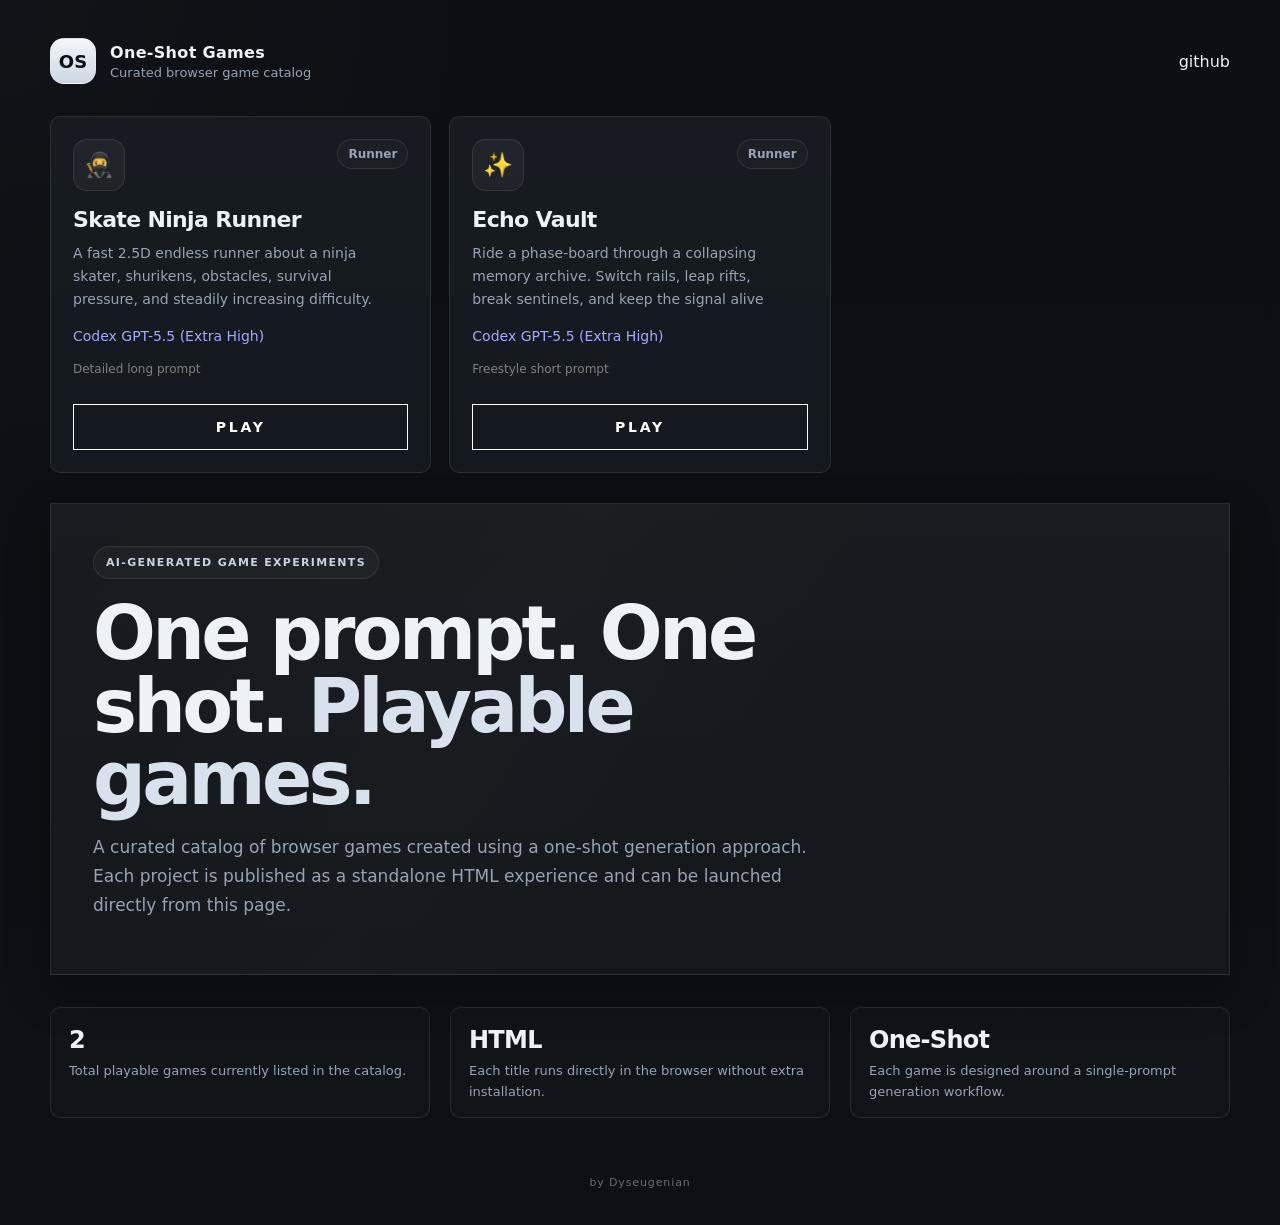
<file: index.html>
<!DOCTYPE html>
<html lang="en">

<head>
    <meta charset="UTF-8" />
    <meta name="viewport" content="width=device-width, initial-scale=1.0" />

    <title>One-Shot Games Catalog | AI-Generated Browser Games by Dyseugenian</title>

    <meta name="description"
        content="A curated catalog of experimental browser games created with a one-shot AI generation approach. Play small HTML games directly in your browser." />
    <meta name="keywords"
        content="one-shot games, AI generated games, browser games, HTML games, JavaScript games, indie games, web games, Dyseugenian" />
    <meta name="author" content="Dyseugenian" />
    <meta name="robots" content="index, follow" />
    <meta name="theme-color" content="#0b0e12" />

    <link rel="canonical" href="https://dyseugenian.github.io/one-shot-prompt-games/" />

    <meta property="og:type" content="website" />
    <meta property="og:title" content="One-Shot Games Catalog" />
    <meta property="og:description"
        content="A curated catalog of experimental browser games created with a one-shot AI generation approach." />
    <meta property="og:url" content="https://dyseugenian.github.io/one-shot-prompt-games/" />
    <meta property="og:site_name" content="One-Shot Games Catalog" />
    <meta property="og:image" content="https://dyseugenian.github.io/one-shot-prompt-games/preview.png" />

    <meta name="twitter:card" content="summary_large_image" />
    <meta name="twitter:title" content="One-Shot Games Catalog" />
    <meta name="twitter:description"
        content="Play experimental browser games created with a one-shot AI generation approach." />
    <meta name="twitter:image" content="https://dyseugenian.github.io/one-shot-prompt-games/preview.png" />

    <script type="application/ld+json">
  {
    "@context": "https://schema.org",
    "@type": "CollectionPage",
    "name": "One-Shot Games Catalog",
    "description": "A curated catalog of experimental browser games created with a one-shot AI generation approach.",
    "creator": {
      "@type": "Person",
      "name": "Dyseugenian"
    },
    "url": "https://dyseugenian.github.io/one-shot-prompt-games/",
    "hasPart": [
      {
        "@type": "VideoGame",
        "name": "Skate Ninja Runner",
        "description": "A fast 2.5D endless runner about a ninja skater, shurikens, obstacles, and survival.",
        "url": "https://dyseugenian.github.io/one-shot-prompt-games/games/skate-ninja-runner/",
        "gamePlatform": "Web browser",
        "applicationCategory": "Game"
      },
       {
        "@type": "VideoGame",
        "name": "Echo Vault",
        "description": "Ride a phase-board through a collapsing memory archive. Switch rails, leap rifts, break sentinels, and keep the signal alive",
        "url": "https://dyseugenian.github.io/one-shot-prompt-games/games/echo-vault/",
        "gamePlatform": "Web browser",
        "applicationCategory": "Game"
      }
    ]
  }
  </script>

    <style>
        :root {
            --bg: #0b0e12;
            --bg-elevated: #11161c;
            --bg-soft: #161c23;
            --bg-input: #10151b;
            --panel: rgba(255, 255, 255, 0.03);
            --panel-hover: rgba(255, 255, 255, 0.045);
            --border: rgba(255, 255, 255, 0.09);
            --border-strong: rgba(255, 255, 255, 0.14);
            --text: #edf2f7;
            --muted: #97a3b3;
            --muted-2: #748091;
            --accent: #c9d3df;
            --accent-dark: #8f9caf;
            --button-text: #0b0e12;
            --shadow: rgba(0, 0, 0, 0.28);
            --radius-lg: 24px;
            --radius-md: 16px;
            --radius-sm: 12px;
            --max-width: 1180px;
        }

        * {
            box-sizing: border-box;
            margin: 0;
            padding: 0;
        }

        html {
            scroll-behavior: smooth;
        }

        body {
            min-height: 100vh;
            font-family: Inter, ui-sans-serif, system-ui, -apple-system, BlinkMacSystemFont, "Segoe UI", sans-serif;
            color: var(--text);
            background:
                radial-gradient(circle at top left, rgba(255, 255, 255, 0.025), transparent 28%),
                linear-gradient(180deg, #0b0e12 0%, #0d1116 100%);
            overflow-x: hidden;
        }

        body::before {
            content: "";
            position: fixed;
            inset: 0;
            pointer-events: none;
            background-image:
                linear-gradient(rgba(255, 255, 255, 0.025) 1px, transparent 1px),
                linear-gradient(90deg, rgba(255, 255, 255, 0.025) 1px, transparent 1px);
            background-size: 40px 40px;
            mask-image: linear-gradient(to bottom, rgba(0, 0, 0, 0.35), transparent 80%);
            opacity: 0.45;
        }

        a {
            color: inherit;
        }

        .page {
            width: min(var(--max-width), calc(100% - 36px));
            margin: 0 auto;
            padding: 28px 0 28px;
        }

        .skip-link {
            position: absolute;
            left: -9999px;
            top: 16px;
            background: #ffffff;
            color: #0b0e12;
            padding: 10px 14px;
            border-radius: 10px;
            font-weight: 700;
            z-index: 100;
        }

        .skip-link:focus {
            left: 16px;
        }

        header.site-header {
            display: flex;
            justify-content: space-between;
            align-items: center;
            gap: 24px;
            margin-bottom: 32px;
            padding: 10px 0 0;
        }

        .brand {
            display: flex;
            align-items: center;
            gap: 14px;
        }

        .logo {
            width: 46px;
            height: 46px;
            border-radius: 14px;
            background: linear-gradient(180deg, #f3f6fa 0%, #ccd6e2 100%);
            color: #0b0e12;
            display: grid;
            place-items: center;
            font-size: 18px;
            font-weight: 900;
            border: 1px solid rgba(255, 255, 255, 0.2);
        }

        .brand-text strong {
            display: block;
            font-size: 16px;
            font-weight: 700;
            letter-spacing: 0.02em;
        }

        .brand-text span {
            display: block;
            color: var(--muted);
            font-size: 13px;
            margin-top: 3px;
        }

        .header-actions {
            display: flex;
            align-items: center;
            gap: 12px;
        }

        .nav-button {
            text-decoration: none;
            color: var(--text);
            border: 1px solid var(--border);
            background: rgba(255, 255, 255, 0.025);
            padding: 10px 14px;
            border-radius: 999px;
            font-size: 14px;
            transition: background 0.2s ease, border-color 0.2s ease, transform 0.2s ease;
        }

        .nav-button:hover {
            background: rgba(255, 255, 255, 0.05);
            border-color: var(--border-strong);
            transform: translateY(-1px);
        }

        .hero {
            position: relative;
            overflow: hidden;
            border: 1px solid var(--border);
            background:
                linear-gradient(180deg, rgba(255, 255, 255, 0.035), rgba(255, 255, 255, 0.015)),
                rgba(255, 255, 255, 0.015);
            box-shadow: 0 18px 40px var(--shadow);
            padding: 42px;
            padding-bottom: 55px;
            margin-bottom: 32px;
        }

        .hero::after {
            content: "";
            position: absolute;
            inset: 0;
            pointer-events: none;
            background:
                linear-gradient(120deg, transparent 0%, rgba(255, 255, 255, 0.015) 38%, transparent 60%);
            opacity: 0.8;
        }

        .eyebrow {
            display: inline-flex;
            align-items: center;
            gap: 8px;
            border: 1px solid var(--border);
            background: rgba(255, 255, 255, 0.03);
            color: var(--accent);
            font-size: 11px;
            font-weight: 700;
            letter-spacing: 0.12em;
            text-transform: uppercase;
            padding: 9px 12px;
            border-radius: 999px;
            margin-bottom: 18px;
        }

        .hero h1 {
            max-width: 840px;
            font-size: clamp(38px, 6vw, 74px);
            line-height: 0.98;
            letter-spacing: -0.05em;
            margin-bottom: 18px;
            position: relative;
            z-index: 1;
        }

        .hero .highlight {
            color: #d9e2ec;
        }

        .hero p {
            position: relative;
            z-index: 1;
            max-width: 750px;
            color: var(--muted);
            font-size: 17px;
            line-height: 1.7;
        }

        .hero-meta {
            margin-top: 26px;
            display: flex;
            flex-wrap: wrap;
            gap: 10px;
            position: relative;
            z-index: 1;
        }

        .meta-pill {
            border: 1px solid var(--border);
            background: rgba(255, 255, 255, 0.025);
            color: var(--muted);
            font-size: 13px;
            padding: 10px 12px;
            border-radius: 999px;
        }

        .stats {
            display: grid;
            grid-template-columns: repeat(3, 1fr);
            gap: 20px;
            margin: 0 0 34px;
        }

        .stat {
            border: 1px solid var(--border);
            border-radius: 10px;
            background: rgba(255, 255, 255, 0.02);
            padding: 18px 18px 16px;
        }

        .stat strong {
            display: block;
            font-size: 24px;
            font-weight: 700;
            margin-bottom: 6px;
            letter-spacing: -0.03em;
        }

        .stat span {
            color: var(--muted);
            font-size: 13px;
            line-height: 1.5;
        }

        .section-block {
            border: 1px solid var(--border);
            background: rgba(255, 255, 255, 0.015);
            padding: 24px;
        }

        .section-title {
            display: flex;
            justify-content: space-between;
            align-items: end;
            gap: 20px;
            margin-bottom: 18px;
        }

        .section-title h2 {
            font-size: 28px;
            letter-spacing: -0.03em;
            margin-bottom: 6px;
        }

        .section-title p {
            color: var(--muted);
            font-size: 14px;
            line-height: 1.6;
        }

        .toolbar {
            margin-bottom: 20px;
        }

        .search-wrap {
            position: relative;
        }

        .search-wrap::before {
            content: "⌕";
            position: absolute;
            left: 15px;
            top: 50%;
            transform: translateY(-50%);
            color: var(--muted-2);
            font-size: 16px;
            pointer-events: none;
        }

        .search {
            width: 100%;
            border: 1px solid var(--border);
            outline: none;
            background: var(--bg-input);
            color: var(--text);
            padding: 14px 16px 14px 42px;
            border-radius: 14px;
            font-size: 15px;
            transition: border-color 0.2s ease, background 0.2s ease;
        }

        .search:focus {
            border-color: rgba(255, 255, 255, 0.18);
            background: #121820;
        }

        .search::placeholder {
            color: #6f7b8a;
        }

        .grid {
            display: grid;
            grid-template-columns: repeat(3, minmax(0, 1fr));
            gap: 18px;
        }

        .game-card {
            position: relative;
            min-height: 280px;
            display: flex;
            flex-direction: column;
            justify-content: space-between;
            border: 1px solid var(--border);
            border-radius: 10px;
            background:
                linear-gradient(180deg, rgba(255, 255, 255, 0.025), rgba(255, 255, 255, 0.01)),
                var(--bg-elevated);
            padding: 22px;
            transition: transform 0.2s ease, border-color 0.2s ease, background 0.2s ease;
        }

        .game-card .model {
            color: #a4a8ff;
            padding-top: 14px;
        }

        .game-card:hover {
            border-color: rgba(255, 255, 255, 0.16);
            background:
                linear-gradient(180deg, rgba(255, 255, 255, 0.03), rgba(255, 255, 255, 0.012)),
                #141a21;
        }

        .game-content,
        .game-actions {
            position: relative;
            z-index: 1;
        }

        .game-top {
            display: flex;
            align-items: flex-start;
            justify-content: space-between;
            gap: 14px;
            margin-bottom: 16px;
        }

        .game-icon {
            width: 52px;
            height: 52px;
            display: grid;
            place-items: center;
            border-radius: 14px;
            background: rgba(255, 255, 255, 0.045);
            border: 1px solid var(--border);
            font-size: 24px;
            flex-shrink: 0;
        }

        .tag {
            display: inline-flex;
            align-items: center;
            padding: 7px 10px;
            border-radius: 999px;
            border: 1px solid var(--border);
            background: rgba(255, 255, 255, 0.025);
            color: var(--muted);
            font-size: 12px;
            font-weight: 600;
            white-space: nowrap;
        }

        .game-card h3 {
            font-size: 22px;
            font-weight: 700;
            letter-spacing: -0.03em;
            margin-bottom: 10px;
        }

        .game-card p {
            color: var(--muted);
            font-size: 14px;
            line-height: 1.65;
            max-width: 96%;
        }

        .game-actions {
            margin-top: 24px;
        }

        .play-button {
            display: inline-flex;
            align-items: center;
            justify-content: center;
            width: 100%;
            min-height: 46px;
            text-decoration: none;
            color: white;
            border: 1px solid white;
            font-weight: 700;
            font-size: 14px;
            text-transform: uppercase;
            letter-spacing: 0.2em;
            transition: all 0.2s ease
        }

        .play-button:hover {
            letter-spacing: 0.35em;
            filter: brightness(1.02);
            text-shadow: 0 0 10px white;
        }

        #gamesGrid {
            margin-bottom: 30px;
        }

        .prompt-size{
            font-size: 12px !important;
            padding-top: 12px;
            color: gray !important;
        }

        .empty {
            display: none;
            color: var(--muted);
            border: 1px dashed var(--border);
            border-radius: 18px;
            padding: 22px;
            text-align: center;
            margin-top: 14px;
            background: rgba(255, 255, 255, 0.01);
        }

        .github-link{
            text-decoration: none;
        }

        footer {
            text-align: center;
            color: rgba(255, 255, 255, 0.38);
            font-size: 11px;
            letter-spacing: 0.08em;
            padding: 24px 0 8px;
        }

        @media (max-width: 980px) {
            .grid {
                grid-template-columns: repeat(2, minmax(0, 1fr));
            }

            .stats {
                grid-template-columns: 1fr;
            }
        }

        @media (max-width: 760px) {
            .page {
                width: min(var(--max-width), calc(100% - 20px));
            }

            header.site-header {
                flex-direction: column;
                align-items: flex-start;
            }

            .hero {
                padding: 28px;
            }

            .section-block {
                padding: 18px;
            }

            .grid {
                grid-template-columns: 1fr;
            }

            .section-title {
                flex-direction: column;
                align-items: flex-start;
            }
        }
    </style>
</head>

<body>
    <a class="skip-link" href="#games">Skip to games</a>

    <main class="page">
        <header class="site-header">
            <div class="brand" aria-label="One-Shot Games Catalog">
                <div class="logo" aria-hidden="true">OS</div>
                <div class="brand-text">
                    <strong>One-Shot Games</strong>
                    <span>Curated browser game catalog</span>
                </div>
            </div>

            <a class="github-link" href="https://github.com/Dyseugenian/one-shot-prompt-games" target="_blank" rel="noopener noreferrer">github</a>
        </header>

        <div id="gamesGrid" class="grid">
            <article class="game-card" data-title="Skate Ninja Runner"
                data-description="A fast 2.5D endless runner about a ninja skater, shurikens, obstacles, and survival."
                data-genre="Runner">
                <div class="game-content">
                    <div class="game-top">
                        <div class="game-icon" aria-hidden="true">🥷</div>
                        <span class="tag">Runner</span>
                    </div>

                    <h3>Skate Ninja Runner</h3>
                    <p>
                        A fast 2.5D endless runner about a ninja skater, shurikens,
                        obstacles, survival pressure, and steadily increasing difficulty.
                    </p>
                    <p class="model">Codex GPT-5.5 (Extra High)</p>
                    <p class="prompt-size">Detailed long prompt</p>
                </div>

                <div class="game-actions">
                    <a class="play-button" href="./games/skate-ninja-runner/">
                        Play
                    </a>
                </div>
            </article>
             <article class="game-card" data-title="Echo Vault"
                data-description="sci-fi runner"
                data-genre="Runner">
                <div class="game-content">
                    <div class="game-top">
                        <div class="game-icon" aria-hidden="true">✨</div>
                        <span class="tag">Runner</span>
                    </div>

                    <h3>Echo Vault</h3>
                    <p>Ride a phase-board through a collapsing memory archive. Switch rails, leap rifts, break sentinels, and keep the signal alive</p>
                    <p class="model">Codex GPT-5.5 (Extra High)</p>
                    <p class="prompt-size">Freestyle short prompt</p>
                </div>

                <div class="game-actions">
                    <a class="play-button" href="./games/echo-vault/">
                        Play
                    </a>
                </div>
            </article>
        </div>

        <div id="emptyMessage" class="empty">No games found.</div>

        <section class="hero" aria-labelledby="page-title">
            <div class="eyebrow">AI-generated game experiments</div>
            <h1 id="page-title">
                One prompt. One shot.
                <span class="highlight">Playable games.</span>
            </h1>
            <p>
                A curated catalog of browser games created using a one-shot generation approach.
                Each project is published as a standalone HTML experience and can be launched directly from this page.
            </p>
        </section>

        <section class="stats" aria-label="Catalog statistics">
            <div class="stat">
                <strong id="gamesCount">1</strong>
                <span>Total playable games currently listed in the catalog.</span>
            </div>
            <div class="stat">
                <strong>HTML</strong>
                <span>Each title runs directly in the browser without extra installation.</span>
            </div>
            <div class="stat">
                <strong>One-Shot</strong>
                <span>Each game is designed around a single-prompt generation workflow.</span>
            </div>
        </section>

        <footer>
            by Dyseugenian
        </footer>
    </main>

    <script>
        const searchInput = document.getElementById("searchInput");
        const cards = Array.from(document.querySelectorAll(".game-card"));
        const emptyMessage = document.getElementById("emptyMessage");
        const gamesCount = document.getElementById("gamesCount");

        gamesCount.textContent = cards.length;

        function normalize(value) {
            return String(value || "").trim().toLowerCase();
        }

        function filterGames() {
            const query = normalize(searchInput.value);
            let visibleCount = 0;

            cards.forEach((card) => {
                const searchableText = [
                    card.dataset.title,
                    card.dataset.description,
                    card.dataset.genre
                ].map(normalize).join(" ");

                const isVisible = searchableText.includes(query);
                card.style.display = isVisible ? "" : "none";

                if (isVisible) visibleCount++;
            });

            emptyMessage.style.display = visibleCount ? "none" : "block";
        }

        searchInput.addEventListener("input", filterGames);
    </script>
</body>

</html>
</file>
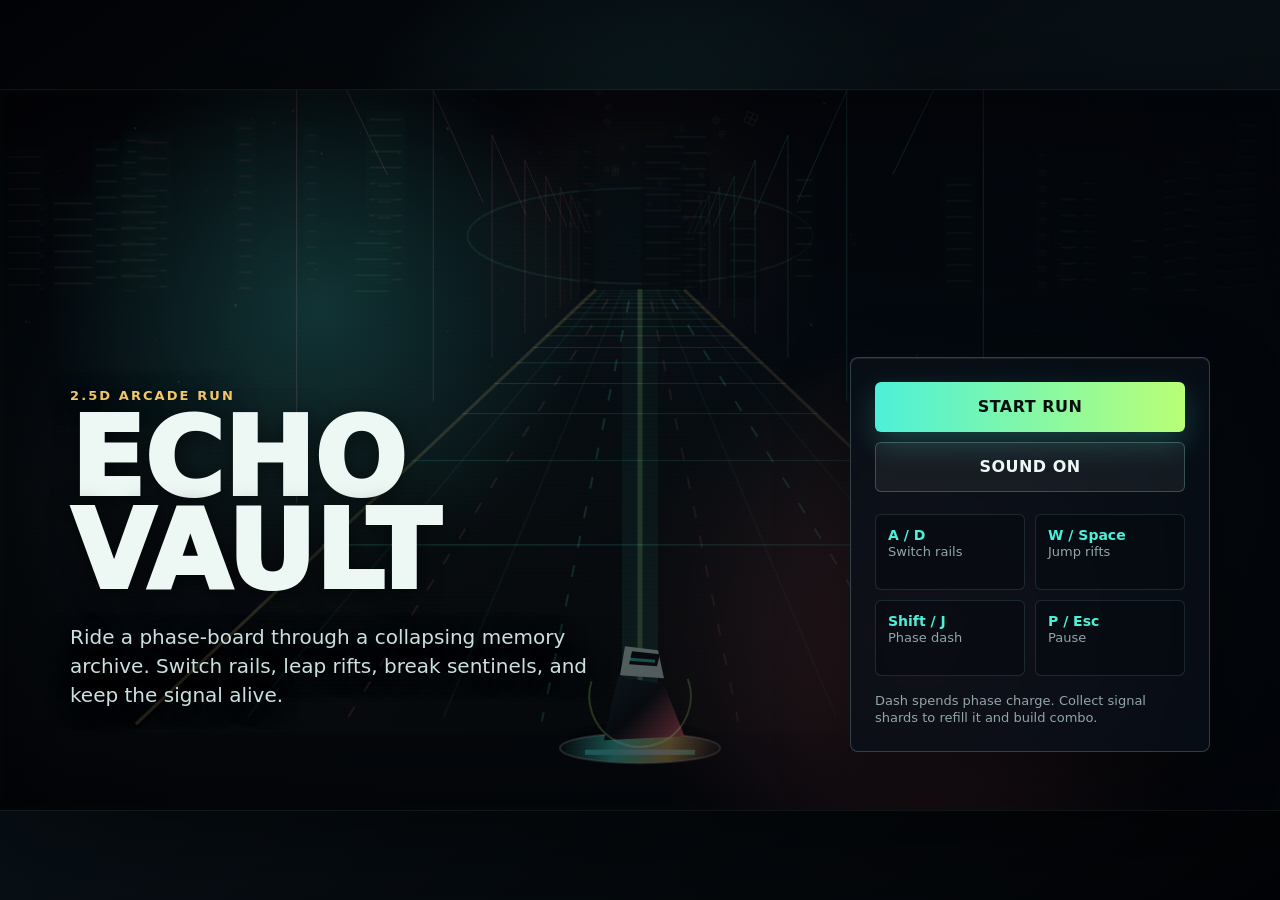
<file: games/echo-vault/index.html>
<!DOCTYPE html>
<html lang="en">
<head>
  <meta charset="UTF-8">
  <meta name="viewport" content="width=device-width, initial-scale=1.0">
  <title>Echo Vault: Signal Rider</title>
  <link rel="stylesheet" href="styles.css">
</head>
<body>
  <main id="gameFrame" aria-label="Echo Vault game">
    <canvas id="gameCanvas" width="1280" height="720"></canvas>

    <section id="hud" class="hud hidden" aria-label="Run status">
      <div class="hud-row top">
        <div class="brand-pill">ECHO VAULT</div>
        <div class="meter-block">
          <span>Phase</span>
          <div class="meter"><i id="chargeFill"></i></div>
        </div>
        <div class="integrity" id="integrityPips" aria-label="Integrity"></div>
      </div>
      <div class="hud-row bottom">
        <div><span>Score</span><strong id="scoreText">0</strong></div>
        <div><span>Combo</span><strong id="comboText">x1</strong></div>
        <div><span>Shards</span><strong id="shardsText">0</strong></div>
        <div><span>Speed</span><strong id="speedText">0</strong></div>
        <div><span>Threat</span><strong id="threatText">1.0x</strong></div>
      </div>
      <div id="statusBanner" class="status-banner"></div>
    </section>

    <section id="menuScreen" class="screen menu-screen">
      <div class="menu-copy">
        <p class="eyebrow">2.5D arcade run</p>
        <h1>ECHO VAULT</h1>
        <p class="subtitle">Ride a phase-board through a collapsing memory archive. Switch rails, leap rifts, break sentinels, and keep the signal alive.</p>
      </div>
      <div class="menu-panel">
        <button id="startBtn" class="primary-btn">Start Run</button>
        <button id="muteBtn" class="ghost-btn">Sound On</button>
        <div class="controls-grid">
          <div><b>A / D</b><span>Switch rails</span></div>
          <div><b>W / Space</b><span>Jump rifts</span></div>
          <div><b>Shift / J</b><span>Phase dash</span></div>
          <div><b>P / Esc</b><span>Pause</span></div>
        </div>
        <p class="menu-note">Dash spends phase charge. Collect signal shards to refill it and build combo.</p>
      </div>
    </section>

    <section id="pauseScreen" class="screen modal-screen hidden">
      <div class="dialog">
        <p class="eyebrow">Run suspended</p>
        <h2>PAUSED</h2>
        <button id="resumeBtn" class="primary-btn">Resume</button>
        <button id="restartPauseBtn" class="ghost-btn">Restart Run</button>
        <button id="menuPauseBtn" class="ghost-btn">Main Menu</button>
      </div>
    </section>

    <section id="gameOverScreen" class="screen modal-screen hidden">
      <div class="dialog wide">
        <p class="eyebrow">Signal lost</p>
        <h2>RUN COMPLETE</h2>
        <div class="results">
          <div><span>Score</span><strong id="finalScore">0</strong></div>
          <div><span>Best</span><strong id="bestScore">0</strong></div>
          <div><span>Distance</span><strong id="finalDistance">0m</strong></div>
          <div><span>Max Combo</span><strong id="finalCombo">x1</strong></div>
        </div>
        <button id="restartBtn" class="primary-btn">Run Again</button>
        <button id="menuBtn" class="ghost-btn">Main Menu</button>
      </div>
    </section>

    <div id="toast" class="toast hidden"></div>
  </main>

  <script src="game.js"></script>
</body>
</html>
</file>
<file: games/echo-vault/styles.css>
:root {
  color-scheme: dark;
  --ink: #06080d;
  --panel: rgba(9, 16, 25, 0.78);
  --panel-strong: rgba(12, 23, 34, 0.93);
  --line: rgba(154, 228, 220, 0.26);
  --text: #edf8f5;
  --muted: #91a8a7;
  --teal: #4df0d8;
  --amber: #f7c969;
  --coral: #ff6d7a;
  --lime: #b9ff76;
}

* {
  box-sizing: border-box;
}

html,
body {
  width: 100%;
  height: 100%;
  margin: 0;
  overflow: hidden;
  background:
    radial-gradient(circle at 50% 24%, rgba(48, 126, 129, 0.2), transparent 34%),
    linear-gradient(145deg, #020306 0%, #081016 48%, #020306 100%);
  font-family: Inter, ui-sans-serif, system-ui, -apple-system, BlinkMacSystemFont, "Segoe UI", sans-serif;
  color: var(--text);
}

button {
  font: inherit;
}

#gameFrame {
  position: fixed;
  inset: 0;
  width: min(100vw, calc(100vh * 16 / 9));
  height: min(100vh, calc(100vw * 9 / 16));
  margin: auto;
  aspect-ratio: 16 / 9;
  overflow: hidden;
  background: #05070b;
  box-shadow: 0 0 0 1px rgba(255, 255, 255, 0.06), 0 28px 120px rgba(0, 0, 0, 0.55);
  isolation: isolate;
}

#gameCanvas {
  display: block;
  width: 100%;
  height: 100%;
  background: #05070b;
}

#gameFrame::before,
#gameFrame::after {
  content: "";
  position: absolute;
  inset: 0;
  pointer-events: none;
  z-index: 4;
}

#gameFrame::before {
  background:
    linear-gradient(rgba(255, 255, 255, 0.025) 50%, rgba(0, 0, 0, 0.04) 50%) 0 0 / 100% 4px,
    radial-gradient(circle at center, transparent 58%, rgba(0, 0, 0, 0.42) 100%);
  mix-blend-mode: soft-light;
}

#gameFrame::after {
  box-shadow: inset 0 0 96px rgba(0, 0, 0, 0.78), inset 0 0 10px rgba(77, 240, 216, 0.08);
}

.hidden {
  display: none !important;
}

.screen {
  position: absolute;
  inset: 0;
  z-index: 6;
  display: flex;
  align-items: center;
  justify-content: center;
  gap: 44px;
  padding: 58px 70px;
  background:
    radial-gradient(circle at 25% 30%, rgba(77, 240, 216, 0.18), transparent 25%),
    radial-gradient(circle at 72% 76%, rgba(255, 109, 122, 0.15), transparent 28%),
    linear-gradient(110deg, rgba(2, 3, 6, 0.38), rgba(2, 5, 10, 0.86));
}

.menu-screen {
  align-items: flex-end;
  justify-content: space-between;
}

.menu-copy {
  width: 55%;
  max-width: 650px;
  padding-bottom: 42px;
  text-shadow: 0 4px 24px rgba(0, 0, 0, 0.55);
}

.eyebrow {
  margin: 0 0 10px;
  color: var(--amber);
  font-size: 13px;
  font-weight: 800;
  letter-spacing: 0.16em;
  text-transform: uppercase;
}

h1,
h2 {
  margin: 0;
  font-weight: 950;
  line-height: 0.86;
  letter-spacing: 0;
}

h1 {
  max-width: 640px;
  font-size: 108px;
}

h2 {
  font-size: 64px;
}

.subtitle {
  width: min(560px, 100%);
  margin: 24px 0 0;
  color: #cce1df;
  font-size: 20px;
  line-height: 1.45;
}

.menu-panel,
.dialog {
  width: 360px;
  border: 1px solid rgba(160, 234, 226, 0.24);
  border-radius: 8px;
  padding: 24px;
  background: var(--panel);
  box-shadow: 0 24px 70px rgba(0, 0, 0, 0.45), inset 0 1px 0 rgba(255, 255, 255, 0.08);
  backdrop-filter: blur(16px);
}

.dialog {
  text-align: center;
  background: var(--panel-strong);
}

.dialog.wide {
  width: 520px;
}

.primary-btn,
.ghost-btn {
  width: 100%;
  min-height: 50px;
  border: 0;
  border-radius: 6px;
  padding: 0 18px;
  color: #04100f;
  font-weight: 900;
  letter-spacing: 0.03em;
  text-transform: uppercase;
  cursor: pointer;
  transition: transform 130ms ease, filter 130ms ease, border-color 130ms ease, background 130ms ease;
}

.primary-btn {
  background: linear-gradient(90deg, var(--teal), var(--lime));
  box-shadow: 0 12px 30px rgba(77, 240, 216, 0.22);
}

.ghost-btn {
  margin-top: 10px;
  border: 1px solid rgba(160, 234, 226, 0.26);
  color: var(--text);
  background: rgba(255, 255, 255, 0.055);
}

.primary-btn:hover,
.ghost-btn:hover,
.primary-btn:focus-visible,
.ghost-btn:focus-visible {
  transform: translateY(-1px);
  filter: brightness(1.08);
  outline: none;
}

.controls-grid {
  display: grid;
  grid-template-columns: 1fr 1fr;
  gap: 10px;
  margin-top: 22px;
}

.controls-grid div,
.results div,
.hud-row.bottom div {
  border: 1px solid rgba(154, 228, 220, 0.14);
  border-radius: 6px;
  background: rgba(4, 10, 15, 0.52);
}

.controls-grid div {
  min-height: 76px;
  padding: 12px;
}

.controls-grid b,
.controls-grid span,
.results span,
.results strong,
.hud span,
.hud strong {
  display: block;
}

.controls-grid b {
  color: var(--teal);
  font-size: 14px;
}

.controls-grid span,
.menu-note {
  color: var(--muted);
  font-size: 13px;
  line-height: 1.35;
}

.menu-note {
  margin: 16px 0 0;
}

.hud {
  position: absolute;
  inset: 0;
  z-index: 5;
  pointer-events: none;
  padding: 22px 28px;
}

.hud-row {
  display: flex;
  align-items: center;
  justify-content: space-between;
  gap: 14px;
}

.hud-row.top {
  align-items: flex-start;
}

.hud-row.bottom {
  position: absolute;
  left: 28px;
  right: 28px;
  bottom: 22px;
}

.brand-pill,
.meter-block,
.integrity {
  border: 1px solid rgba(154, 228, 220, 0.18);
  border-radius: 6px;
  background: rgba(3, 8, 13, 0.54);
  box-shadow: inset 0 1px 0 rgba(255, 255, 255, 0.06);
}

.brand-pill {
  padding: 10px 14px;
  color: var(--teal);
  font-size: 13px;
  font-weight: 950;
  letter-spacing: 0.13em;
}

.meter-block {
  width: 230px;
  padding: 8px 10px 10px;
}

.meter-block span {
  margin-bottom: 5px;
  color: var(--muted);
  font-size: 11px;
  font-weight: 800;
  text-transform: uppercase;
}

.meter {
  height: 9px;
  overflow: hidden;
  border-radius: 999px;
  background: rgba(255, 255, 255, 0.1);
}

.meter i {
  display: block;
  width: 0%;
  height: 100%;
  border-radius: inherit;
  background: linear-gradient(90deg, var(--coral), var(--amber), var(--teal));
  box-shadow: 0 0 16px rgba(77, 240, 216, 0.6);
  transition: width 90ms linear;
}

.integrity {
  display: flex;
  gap: 8px;
  padding: 10px;
}

.pip {
  width: 18px;
  height: 18px;
  clip-path: polygon(50% 0, 100% 50%, 50% 100%, 0 50%);
  background: var(--coral);
  box-shadow: 0 0 12px rgba(255, 109, 122, 0.62);
}

.pip.off {
  background: rgba(255, 255, 255, 0.12);
  box-shadow: none;
}

.hud-row.bottom div {
  min-width: 126px;
  padding: 9px 12px;
}

.hud span,
.results span {
  color: var(--muted);
  font-size: 11px;
  font-weight: 800;
  text-transform: uppercase;
}

.hud strong {
  margin-top: 2px;
  font-size: 23px;
  line-height: 1;
}

.status-banner {
  position: absolute;
  left: 50%;
  top: 49%;
  transform: translate(-50%, -50%);
  color: #fff;
  font-size: 74px;
  font-weight: 950;
  letter-spacing: 0.05em;
  text-align: center;
  text-shadow: 0 0 24px rgba(77, 240, 216, 0.6), 0 8px 40px rgba(0, 0, 0, 0.85);
}

.modal-screen {
  background: rgba(2, 5, 8, 0.68);
  backdrop-filter: blur(7px);
}

.dialog h2 {
  margin-bottom: 24px;
}

.results {
  display: grid;
  grid-template-columns: 1fr 1fr;
  gap: 10px;
  margin: 0 0 22px;
}

.results div {
  padding: 14px 10px;
}

.results strong {
  margin-top: 5px;
  color: var(--text);
  font-size: 26px;
}

.toast {
  position: absolute;
  left: 50%;
  top: 18%;
  z-index: 7;
  transform: translateX(-50%);
  min-width: 280px;
  max-width: 520px;
  border: 1px solid rgba(247, 201, 105, 0.34);
  border-radius: 6px;
  padding: 12px 18px;
  background: rgba(10, 14, 18, 0.86);
  color: #ffe8ad;
  font-size: 15px;
  font-weight: 800;
  text-align: center;
  box-shadow: 0 18px 48px rgba(0, 0, 0, 0.4);
  pointer-events: none;
}
</file>
